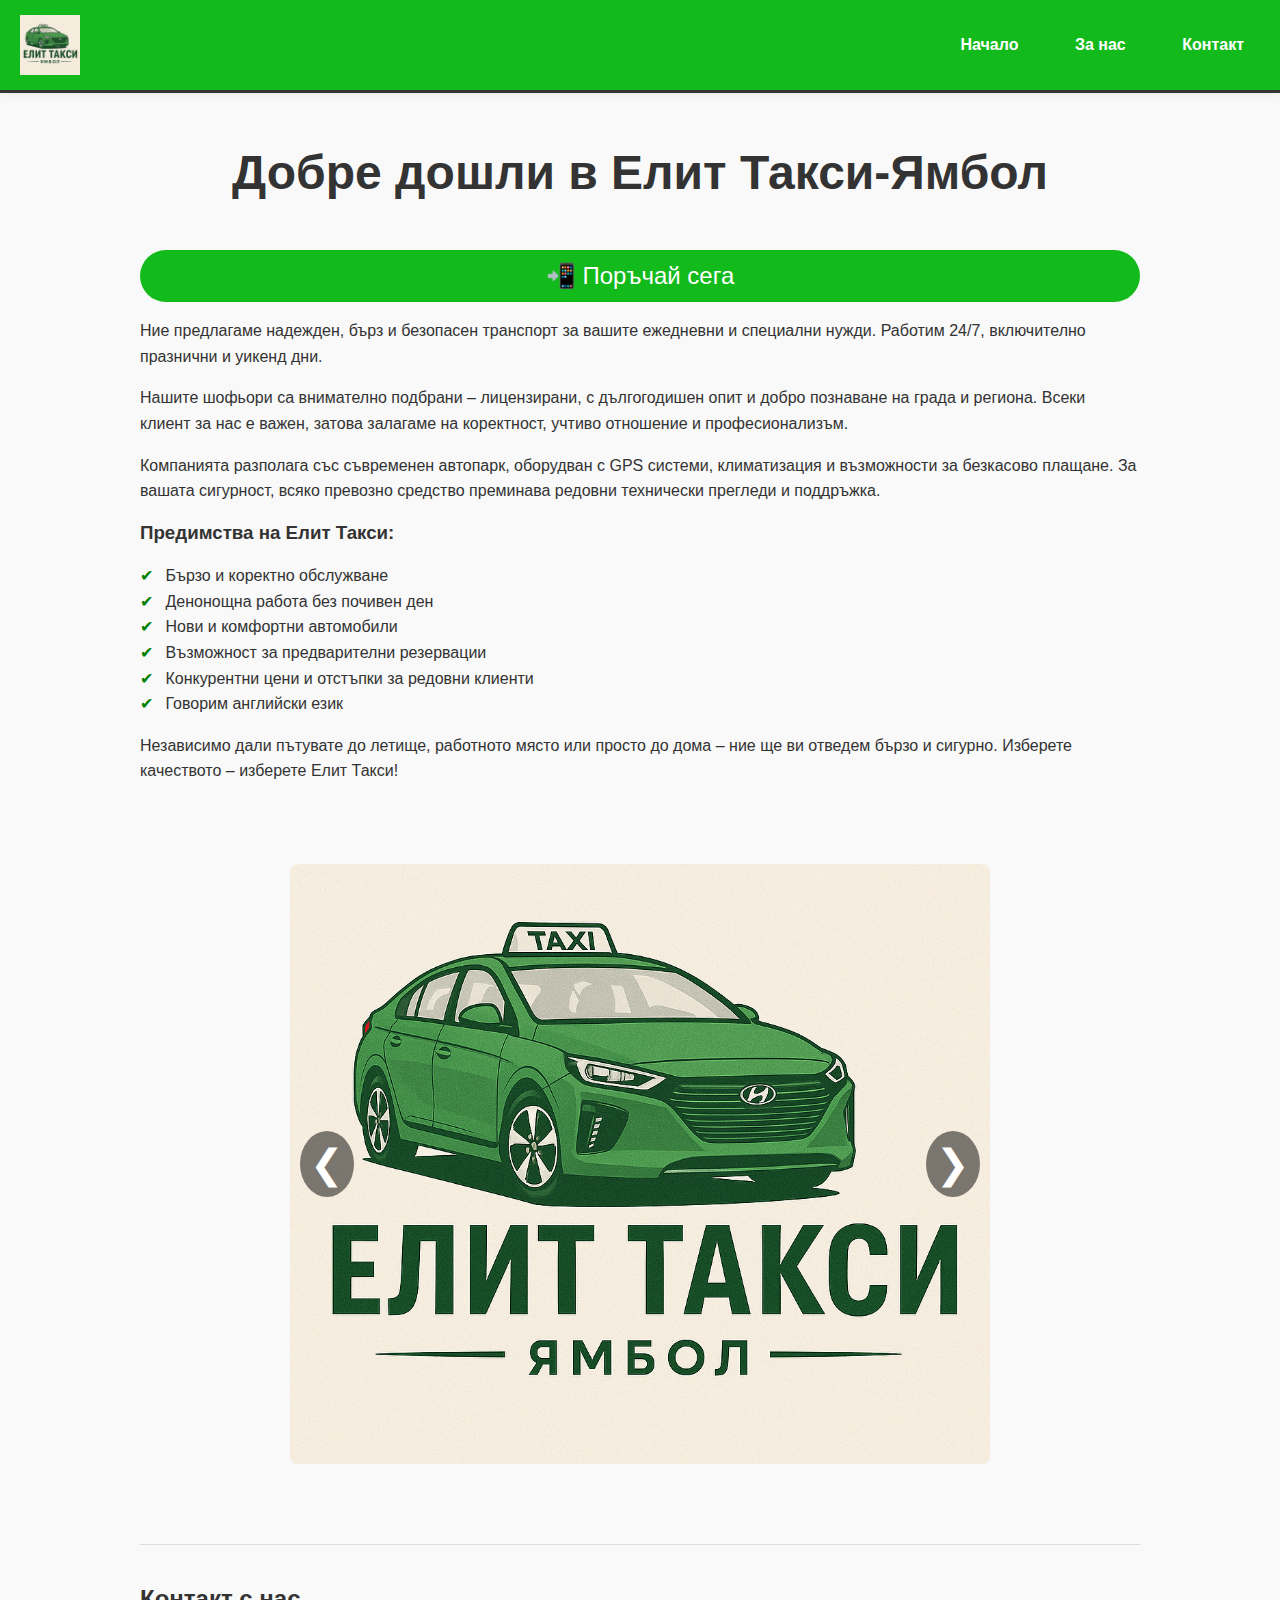
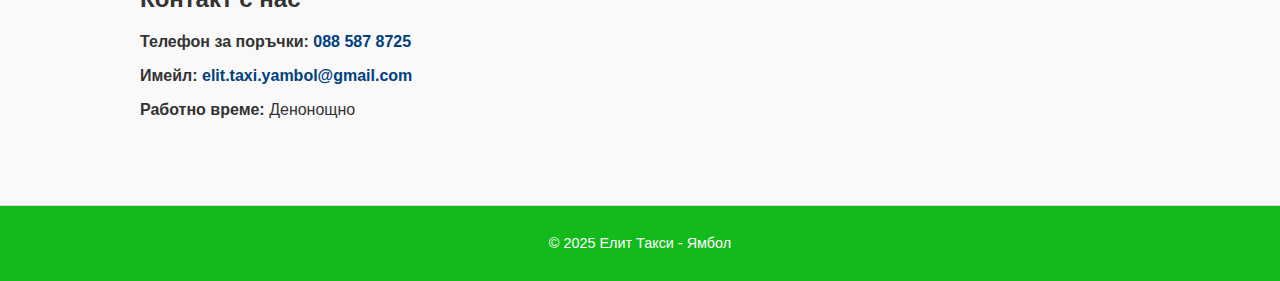
<file: index.html>
<!DOCTYPE html>
<html lang="bg">
<head>
  <meta charset="UTF-8" />
  <meta name="viewport" content="width=device-width, initial-scale=1.0"/>
  <title>Елит Такси  Ямбол</title>
  <meta name="viewport"
    content="width=device-width,
    initial-scale=1.0">
  <link rel="stylesheet" href="style.css" />
<meta name="google-site-verification" content="Am8CVVo5xhW79p--hjPzT-X9vm-jEadlruRd6li2O6k" />
<meta name="keywords" content= Елит Такси Ямбол, Такси Ямбол, таксиметрови услуги,теранспорт Ямбол, бързо такси,дононощно такси,поръчка такси ямбол">
<meta name="description" content="Елит Такси Ямбол - бърз,сигурен и лицензиран транспорт.Работим 24/7.">
  <link rel="icon"
  href="72e4ccaf-0a22-4294-88d2-f65d1dbe091f.png" type="image/x-icon">
</head>
<body>

  <header>
    <img src="72e4ccaf-0a22-4294-88d2-f65d1dbe091f.png" alt="Емблема" class="logo" />
    <nav class="top-buttons">
      <a href="index.html">Начало</a>
      <a href="za nas.html">За нас</a>
     
  <a href="kontakt.html">Контакт</a>
    </nav>
  </header>

  <main>

    <section id="about" class="about">
        <section> <h1>Добре дошли в Елит Такси-Ямбол </h1></section>
     <a href="tel:088 587 8725" class="order-button">📲 Поръчай сега</a>
    
        <p>
    Ние предлагаме надежден, бърз и безопасен транспорт за вашите ежедневни и специални нужди. Работим 24/7, включително празнични и уикенд дни.
      </p>
      <p>
        Нашите шофьори са внимателно подбрани – лицензирани, с дългогодишен опит и добро познаване на града и региона. Всеки клиент за нас е важен, затова залагаме на коректност, учтиво отношение и професионализъм.
      </p>
      <p>
        Компанията разполага със съвременен автопарк, оборудван с GPS системи, климатизация и възможности за безкасово плащане. За вашата сигурност, всяко превозно средство преминава редовни технически прегледи и поддръжка.
      </p>

      <h3>Предимства на Елит Такси:</h3>
      <ul>
        <li>Бързо и коректно обслужване</li>
        <li>Денонощна работа без почивен ден</li>
        <li>Нови и комфортни автомобили</li>
        <li>Възможност за предварителни резервации</li>
        <li>Конкурентни цени и отстъпки за редовни клиенти</li>
        <li>Говорим английски език</li>
      </ul>

      <p>
        Независимо дали пътувате до летище, работното място или просто до дома – ние ще ви отведем бързо и сигурно. Изберете качеството – изберете Елит Такси!
      </p>
    </section>

    <input type="radio" name="slider" id="slide1" checked>
    <input type="radio" name="slider" id="slide2">
    <input type="radio" name="slider" id="slide3">


    <div class="slider-container">
        <div class="slide s1"><img src="72e4ccaf-0a22-4294-88d2-f65d1dbe091f.png" alt="Такси 1"></div>
        <div class="slide s2"><img src="729f49eb-2968-4f69-9c5f-0453db55581f.jpeg" alt="Такси 2"></div>
        <div class="slide s3"><img src="844498ba-2f14-4880-b270-a3bd860970fa.jpg" alt="Такси 3"></div>
  
   <label for="slide3" class="arrow left-arrow slide1-arrow">&#10094;</label>
   <label for="slide2" class="arrow right-arrow slide1-arrow">&#10095;</label>
 
  
   <label for="slide1" class="arrow left-arrow slide2-arrow">&#10094;</label>
   <label for="slide3" class="arrow right-arrow slide2-arrow">&#10095;</label>
 
  
   <label for="slide2" class="arrow left-arrow slide3-arrow">&#10094;</label>
   <label for="slide1" class="arrow right-arrow slide3-arrow">&#10095;</label>
 
     
      </div>
    </div>

    
    <section id="contact" class="contact">
      <h2>Контакт с нас</h2>
      <p><strong>Телефон за поръчки:</strong> <a href="tel:088 587 8725">088 587 8725</a></p>
      <p><strong>Имейл:</strong> <a href="mailto:elit.taxi.yambol@gmail.com">elit.taxi.yambol@gmail.com</a></p>

      <p><strong>Работно време:</strong> Денонощно</p>
    </section>

  </main>

  <footer>
    <p>© 2025 Елит Такси - Ямбол</p>
  </footer>

</body>

</html>
</file>
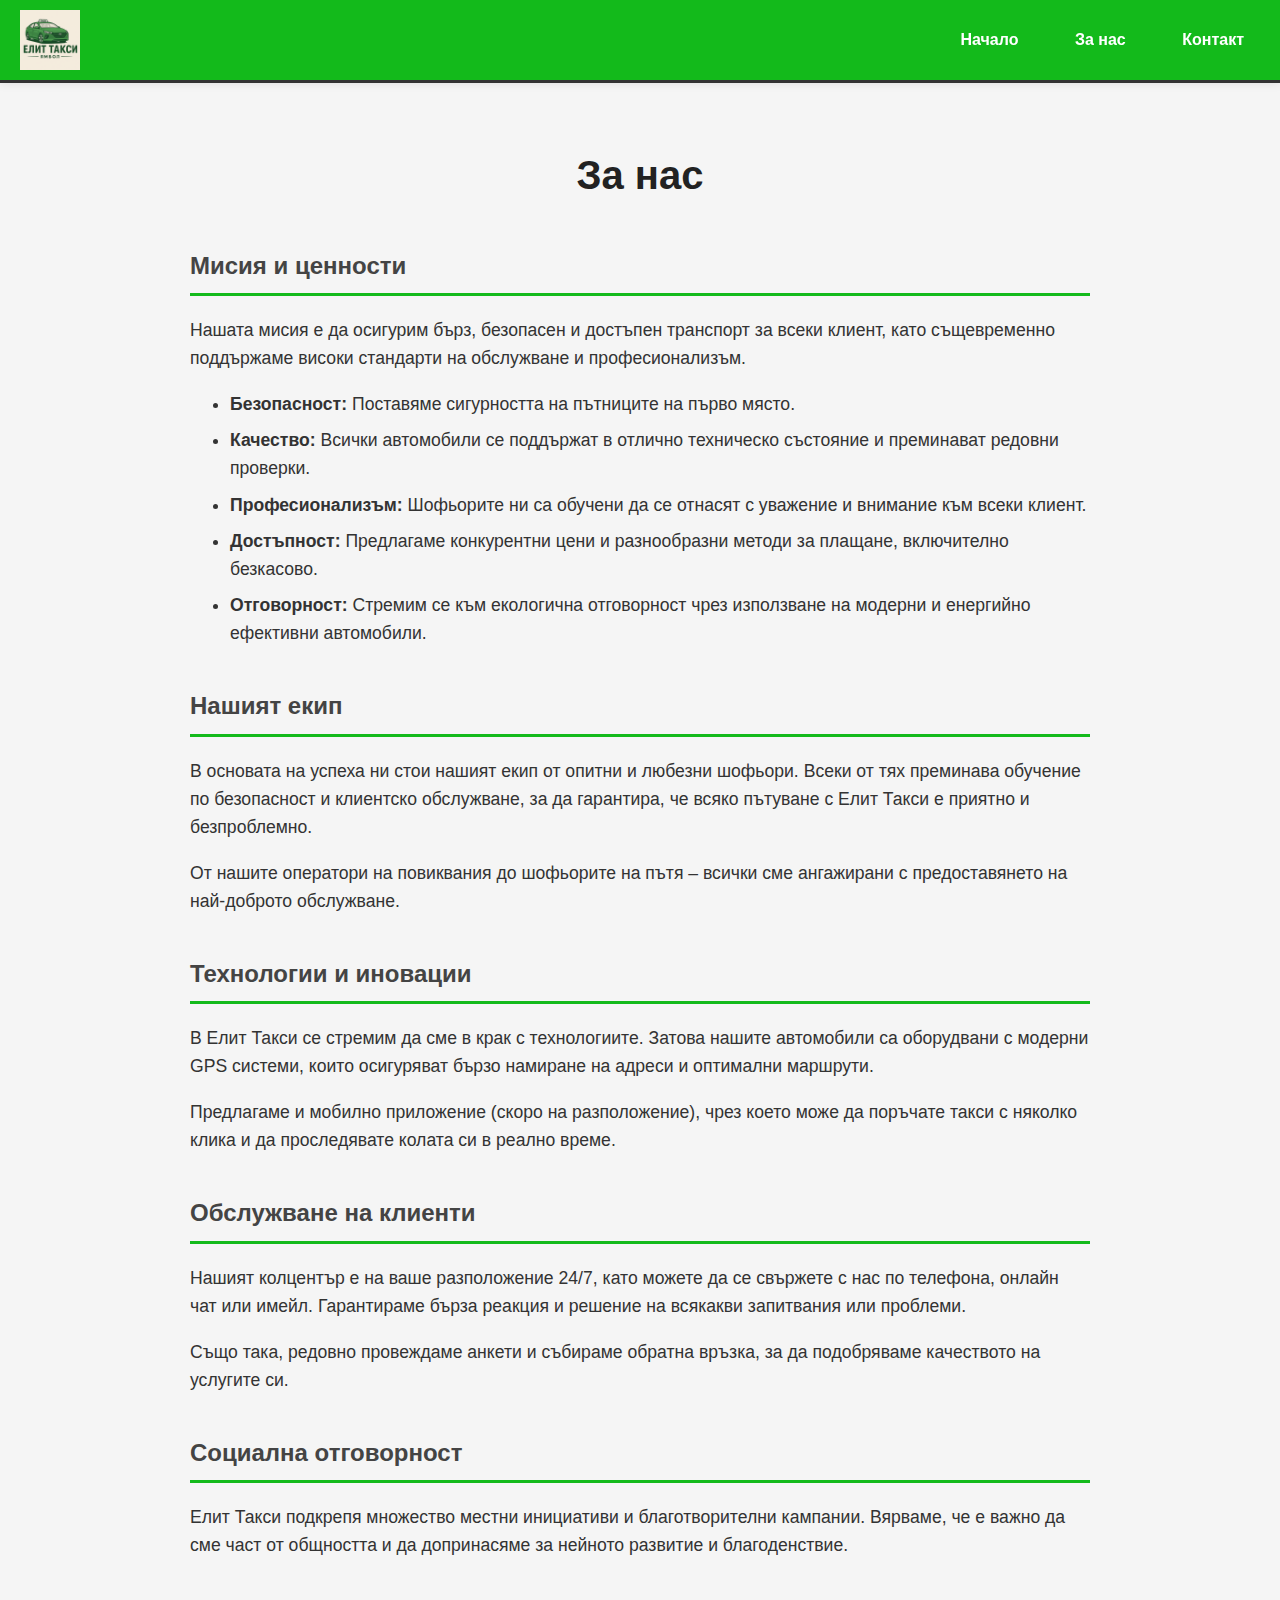
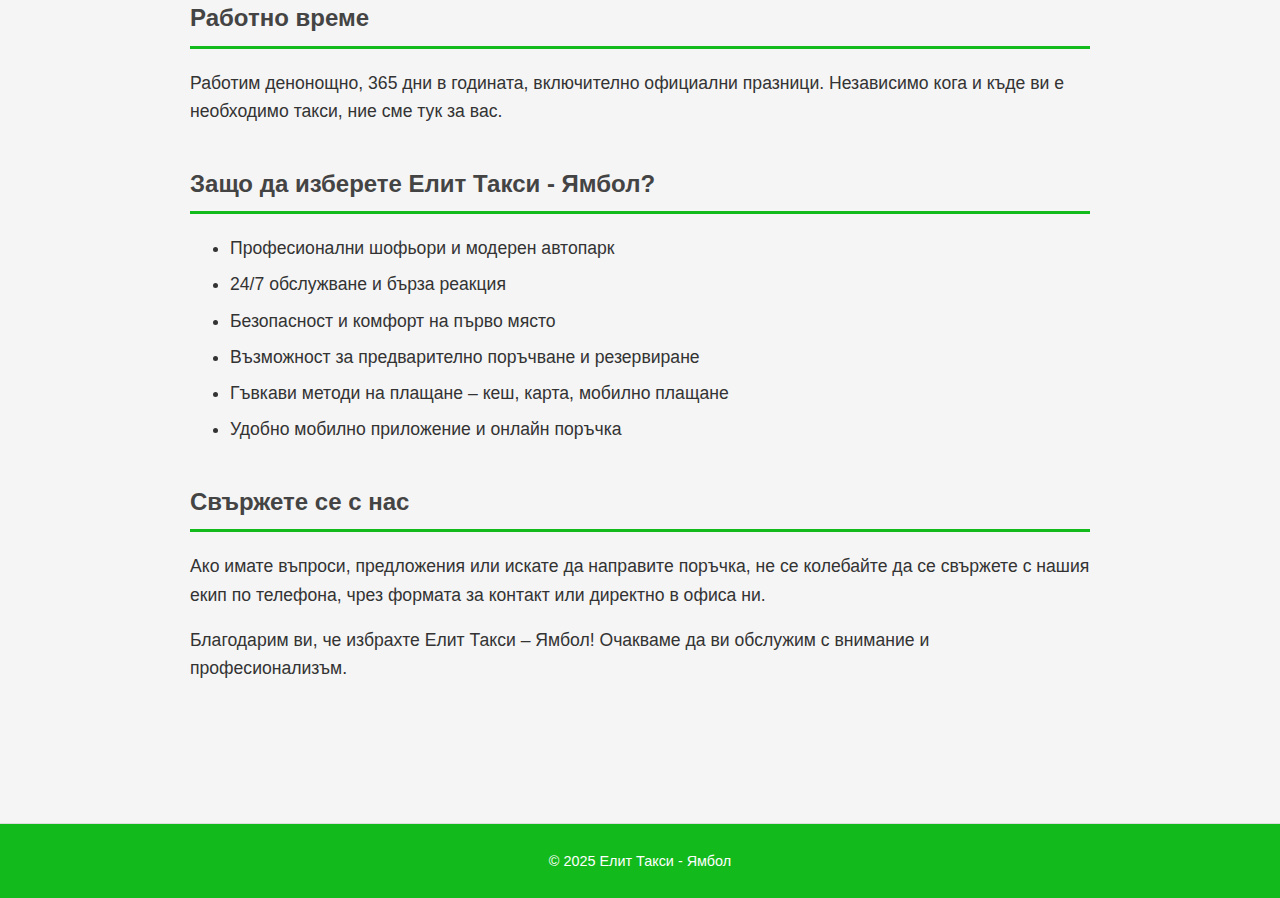
<file: za nas.html>
<!DOCTYPE html>
<html lang="bg">
<head>
  <meta charset="UTF-8" />
  <meta name="viewport" content="width=device-width, initial-scale=1" />
  <title>За нас - Елит Такси Ямбол</title>
  <link rel="stylesheet" href="style1.css" />
</head>
<body>

  <header>
    <img src="72e4ccaf-0a22-4294-88d2-f65d1dbe091f.png" alt="Елит Такси Ямбол" class="logo" />
    <nav class="top-buttons">
      <a href="index.html">Начало</a>
      <a href="za nas.html">За нас</a>
      <a href="kontakt.html">Контакт</a>
     <link rel="icon" href="72e4ccaf-0a22-4294-88d2-f65d1dbe091f.png" type="image/x-icon">
    </nav>
  </header>

  <main>
    <section class="about-section">
      <h1>За нас</h1>

    
      <h2>Мисия и ценности</h2>
      <p>Нашата мисия е да осигурим бърз, безопасен и достъпен транспорт за всеки клиент, като същевременно поддържаме високи стандарти на обслужване и професионализъм.</p>
      <ul>
        <li><strong>Безопасност:</strong> Поставяме сигурността на пътниците на първо място.</li>
        <li><strong>Качество:</strong> Всички автомобили се поддържат в отлично техническо състояние и преминават редовни проверки.</li>
        <li><strong>Професионализъм:</strong> Шофьорите ни са обучени да се отнасят с уважение и внимание към всеки клиент.</li>
        <li><strong>Достъпност:</strong> Предлагаме конкурентни цени и разнообразни методи за плащане, включително безкасово.</li>
        <li><strong>Отговорност:</strong> Стремим се към екологична отговорност чрез използване на модерни и енергийно ефективни автомобили.</li>
      </ul>

      <h2>Нашият екип</h2>
      <p>В основата на успеха ни стои нашият екип от опитни и любезни шофьори. Всеки от тях преминава обучение по безопасност и клиентско обслужване, за да гарантира, че всяко пътуване с Елит Такси е приятно и безпроблемно.</p>
      <p>От нашите оператори на повиквания до шофьорите на пътя – всички сме ангажирани с предоставянето на най-доброто обслужване.</p>

     

      <h2>Технологии и иновации</h2>
      <p>В Елит Такси се стремим да сме в крак с технологиите. Затова нашите автомобили са оборудвани с модерни GPS системи, които осигуряват бързо намиране на адреси и оптимални маршрути.</p>
      <p>Предлагаме и мобилно приложение (скоро на разположение), чрез което може да поръчате такси с няколко клика и да проследявате колата си в реално време.</p>

      <h2>Обслужване на клиенти</h2>
      <p>Нашият колцентър е на ваше разположение 24/7, като можете да се свържете с нас по телефона, онлайн чат или имейл. Гарантираме бърза реакция и решение на всякакви запитвания или проблеми.</p>
      <p>Също така, редовно провеждаме анкети и събираме обратна връзка, за да подобряваме качеството на услугите си.</p>

      <h2>Социална отговорност</h2>
      <p>Елит Такси подкрепя множество местни инициативи и благотворителни кампании. Вярваме, че е важно да сме част от общността и да допринасяме за нейното развитие и благоденствие.</p>

      <h2>Работно време</h2>
      <p>Работим денонощно, 365 дни в годината, включително официални празници. Независимо кога и къде ви е необходимо такси, ние сме тук за вас.</p>

      <h2>Защо да изберете Елит Такси - Ямбол?</h2>
      <ul>
    
        <li>Професионални шофьори и модерен автопарк</li>
        <li>24/7 обслужване и бърза реакция</li>
        <li>Безопасност и комфорт на първо място</li>
        <li>Възможност за предварително поръчване и резервиране</li>
        <li>Гъвкави методи на плащане – кеш, карта, мобилно плащане</li>
        <li>Удобно мобилно приложение и онлайн поръчка</li>
      </ul>

      <h2>Свържете се с нас</h2>
      <p>Ако имате въпроси, предложения или искате да направите поръчка, не се колебайте да се свържете с нашия екип по телефона, чрез формата за контакт или директно в офиса ни.</p>

      <p>Благодарим ви, че избрахте Елит Такси – Ямбол! Очакваме да ви обслужим с внимание и професионализъм.</p>
    </section>
  </main>

  <footer>
    <p>© 2025 Елит Такси - Ямбол</p>
  </footer>

</body>

</html>
</file>
<file: style.css>
body {
    margin: 0;
    font-family: Arial, sans-serif;
    background-color: #f9f9f9;
    color: #333;
  }
  
  header {
    background-color: #13ba1b;
    display: flex;
    align-items: center;
    justify-content: space-between;
    padding: 15px 20px;
    border-bottom: 3px solid #333;
     box-shadow: 0 0 10px rgba(0,0,0,0.1);
      
  }
  
  .logo {
    width: 60px;
    height: auto;
      margin-right: 20px;
  }
  
  .top-buttons a {
      display: inline-block;
  text-decoration: none;
  color: #ffffff;
  font-weight: bold;
  margin-left: 20px;
  padding: 8px 16px;
  border-radius: 5px;
  transition: background-color 0.3s ease, color 0.3s ease;
}
  
  .top-buttons a:hover {
  background-color: #000000;
  color: white;
}

  
  main {
    padding: 20px;
    max-width: 1000px;
    margin: auto;
  }
  
  .about p, .about ul {
    margin-bottom: 16px;
    line-height: 1.6;
  }
  
  .about ul {
    list-style: none;
    padding-left: 0;
  }
  
  .about li::before {
    content: "✔ ";
    color: green;
    margin-right: 8px;
  }
  

  .slider-container {
    position: relative;
  width: 100%;
  max-width: 700px;
  margin: 80px auto;
  overflow: hidden;
  border: 40px;
  height: auto;
  max-height:900px;
}

.slide img {
  width: 80%;
  height: auto;
  max-height: 600px;
  object-fit: contain;
  border-radius: 8px;
  display: block;
  margin-left: auto;
  margin-right: auto;
}
  
  .slide {
    display: none;
    position: absolute;
    width: 100%;
    height:200%;
    top: 0;
    left: 0;
  }
  
  .slide img {
    width: 100%;
    height: 100%;
    object-fit: cover;
    border-radius: 8px;
  }
  
  
  #slide1:checked ~ .slider-container .s1,
  #slide2:checked ~ .slider-container .s2,
  #slide3:checked ~ .slider-container .s3 {
    display: block;
    position: relative;
  }
  
  
  .arrow {
    position: absolute;
    top: 50%;
    transform: translateY(-50%);
    font-size: 2.5rem;
    background-color: rgba(0, 0, 0, 0.5);
    color: white;
    padding: 10px;
    border-radius: 50%;
    cursor: pointer;
    user-select: none;
    z-index: 10;
    transition: background-color 0.3s ease;
  }
  
  .arrow:hover {
    background-color: rgba(0, 0, 0, 0.8);
  }
  
  .left-arrow {
    left: 10px;
  }
  
  .right-arrow {
    right: 10px;
  }
  

  .slider-container label.arrow {
    display: none;
  }
  
 
  #slide1:checked ~ .slider-container .slide1-arrow {
    display: block;
  }
  
  #slide2:checked ~ .slider-container .slide2-arrow {
    display: block;
  }
  
  #slide3:checked ~ .slider-container .slide3-arrow {
    display: block;
  }
  
  .contact {
    margin-top: 40px;
    padding-top: 20px;
    border-top: 1px solid #ddd;
  }
  
  .contact a {
    color: #004080;
    text-decoration: none;
    font-weight: bold;
  }
  

  footer {
text-align: center;
  padding: 15px 0;
  background-color: #13ba1b ;
  color: #ffffff;
  border-top: 1px solid #ddd;
  font-size: 0.9em;
  margin-top: 50px;
  }

  input[type="radio"] {
    display: none;
  }
  #slide1:checked ~ .slider-container .slide1-arrow {
    display: block;
  }
  
  #slide2:checked ~ .slider-container .slide2-arrow {
    display: block;
  }
  
  #slide3:checked ~ .slider-container .slide3-arrow {
    display: block;
  }
  section h1 {
  text-align: center;
  font-weight: bold;
  font-size: 3.0em;
  margin-bottom: 50px;
}

.order-button {
  display: flex;
  justify-content: center;
  align-items: center;
  margin-top: 20px;
  background-color:  #13ba1b;
  color: white;
  padding: 12px 70px;
  text-decoration: none;
  border-radius: 30px;
  font-size: 1.5em;
  transition: background-color 0.3s ease;
 
 
}

.order-button:hover {
  background-color:  #13ba1b;
}
</file>
<file: style1.css>
body {
  font-family: Arial, sans-serif;
  background-color: #f5f5f5;
  margin: 0;
  padding: 0;
  color: #333;
}

header {
  display: flex;
  align-items: center;
  padding: 10px 20px;
  background-color:  #13ba1b;
  box-shadow: 0 0 10px rgba(0,0,0,0.1);
  position: sticky;
  top: 0;
  z-index: 100;
   border-bottom: 3px solid #333;
}

.logo {
  width: 60px;
  height: auto;
  margin-right: 20px;
}

.top-buttons {
  margin-left: auto;
}

.top-buttons a {
  display: inline-block;
  text-decoration: none;
  color: #ffffff;
  font-weight: bold;
  margin-left: 20px;
  padding: 8px 16px;
  border-radius: 5px;
  transition: background-color 0.3s ease, color 0.3s ease;
}

.top-buttons a:hover {
  background-color: #000000;
  color: white;
}


main {
  padding: 20px 10px 50px;
}

.about-section {
  max-width: 900px;
  margin: 40px auto;
  padding: 0 20px;
  line-height: 1.6;
}

.about-section h1 {
  text-align: center;
  margin-bottom: 30px;
  font-size: 2.5em;
  color: #222;
}

.about-section h2 {
  margin-top: 40px;
  color: #444;
  border-bottom: 3px solid  #13ba1b;
  padding-bottom: 8px;
}

.about-section p {
  margin-top: 15px;
  font-size: 1.1em;
}

.about-section ul {
  list-style-type: disc;
  padding-left: 40px;
  margin-top: 10px;
  font-size: 1.1em;
}

.about-section ul li {
  margin-bottom: 8px;
}


footer {
  text-align: center;
  padding: 15px 0;
  background-color: #13ba1b ;
  color: #ffffff;
  border-top: 1px solid #ddd;
  font-size: 0.9em;
  margin-top: 50px;
}


.slider-container {
  position: relative;
  width: 100%;
  max-width: 700px;
  margin: 30px auto;
  overflow: hidden;
  border-radius: 8px;
  height: 400px;
}

.slides {
  width: 300%;
  display: flex;
  transition: transform 0.5s ease;
}

.slide {
  width: 100%;
  flex-shrink: 0;
}

.slide img {
  width: 100%;
  height: 400px;
  object-fit: cover;
  border-radius: 8px;
}

.prev, .next {
  position: absolute;
  top: 50%;
  transform: translateY(-50%);
  background-color: rgba(255, 255, 255, 0.7);
  border: none;
  font-size: 30px;
  padding: 8px 12px;
  cursor: pointer;
  border-radius: 50%;
  user-select: none;
  transition: background-color 0.3s ease;
}

.prev:hover, .next:hover {
  background-color: #13ba1b ;
  color: white;
}

.prev {
  left: 10px;
}

.next {
  right: 10px;
}
</file>
